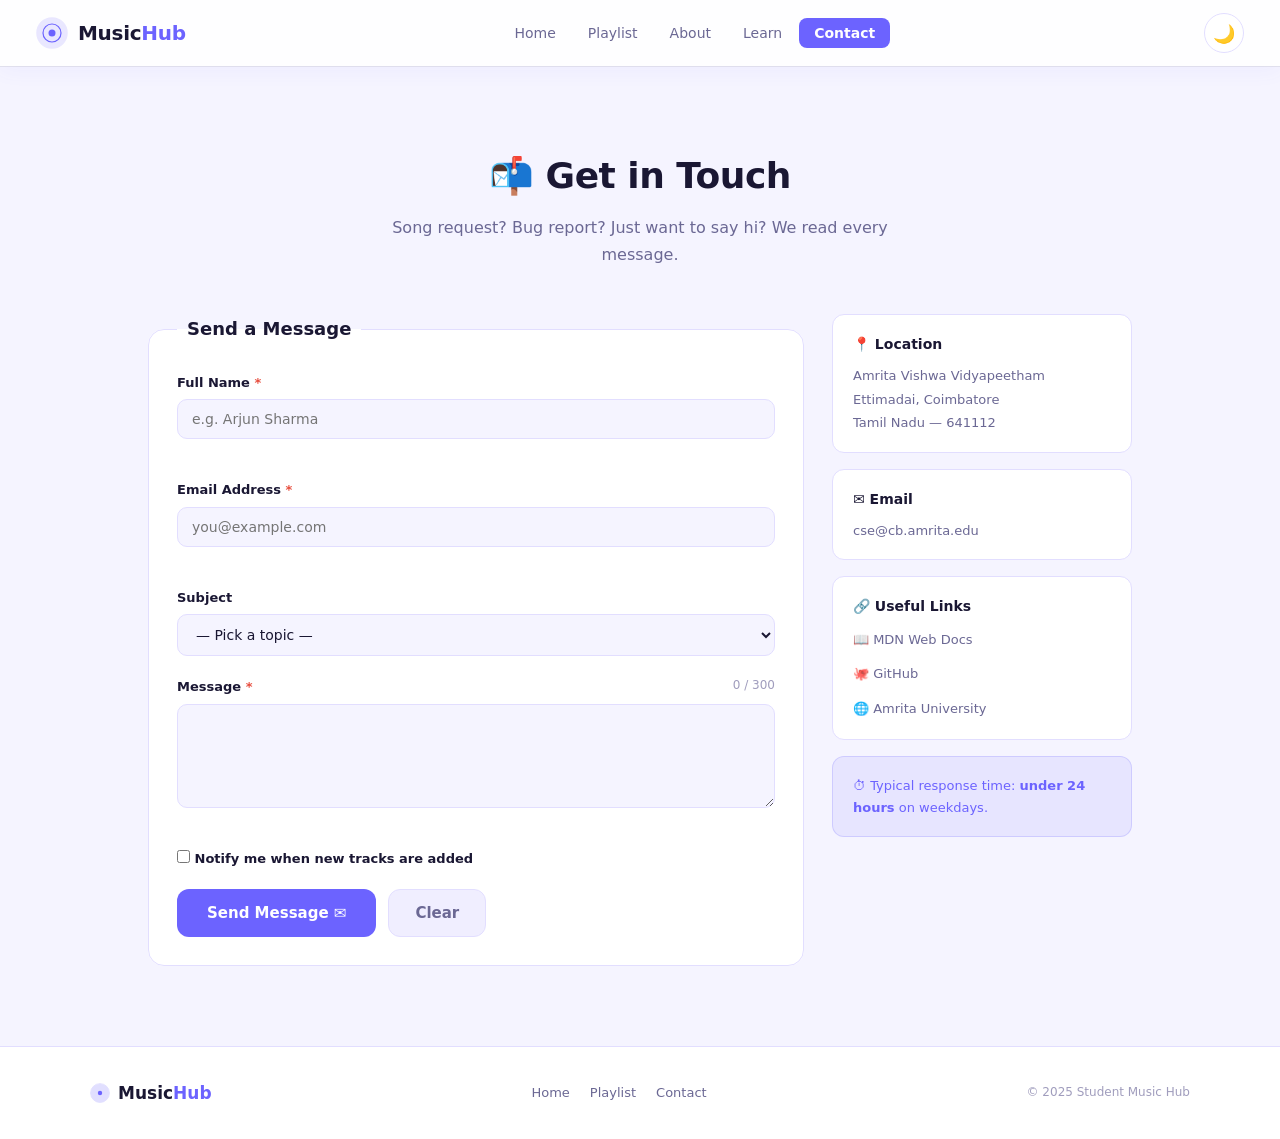
<file: contact.html>
<!DOCTYPE html>
<html lang="en">
<head>
  <meta charset="UTF-8">
  <meta name="viewport" content="width=device-width, initial-scale=1.0">
  <title>Contact — Student Music Hub</title>
  <link rel="stylesheet" href="css/styles.css">
</head>
<body>

  <header class="navbar" id="navbar">
    <div class="nav-logo">
      <svg width="32" height="32" viewBox="0 0 32 32" fill="none">
        <circle cx="16" cy="16" r="15" fill="#6c63ff" opacity="0.15" stroke="#6c63ff" stroke-width="1.5"/>
        <circle cx="16" cy="16" r="9" stroke="#6c63ff" stroke-width="1.2" fill="none"/>
        <circle cx="16" cy="16" r="3.5" fill="#6c63ff"/>
      </svg>
      <span>Music<em>Hub</em></span>
    </div>
    <nav>
      <ul class="nav-links" id="navLinks">
        <li><a href="index.html">Home</a></li>
        <li><a href="playlist.html">Playlist</a></li>
        <li><a href="about.html">About</a></li>
        <li><a href="learn.html">Learn</a></li>
        <li><a href="contact.html" class="active">Contact</a></li>
      </ul>
    </nav>
    <div class="nav-right">
      <button id="themeToggle" class="theme-btn"><span id="themeIcon">🌙</span></button>
      <button class="hamburger" id="hamburger"><span></span><span></span><span></span></button>
    </div>
  </header>

  <main class="page-main">

    <div class="page-hero">
      <h1>📬 Get in Touch</h1>
      <p>Song request? Bug report? Just want to say hi? We read every message.</p>
    </div>

    <div class="contact-layout">

      <!-- FORM -->
      <div class="contact-form-box">
        <form id="contactForm" action="#" method="post" novalidate>
          <fieldset class="form-set">
            <legend>Send a Message</legend>

            <div class="form-group">
              <label for="name">Full Name <span class="req">*</span></label>
              <input type="text" id="name" name="name" placeholder="e.g. Arjun Sharma" autocomplete="name">
              <span class="err" id="nameErr"></span>
            </div>

            <div class="form-group">
              <label for="email">Email Address <span class="req">*</span></label>
              <input type="email" id="email" name="email" placeholder="you@example.com" autocomplete="email">
              <span class="err" id="emailErr"></span>
            </div>

            <div class="form-group">
              <label for="subject">Subject</label>
              <select id="subject" name="subject">
                <option value="">— Pick a topic —</option>
                <optgroup label="Music">
                  <option value="song-req">Song Request</option>
                  <option value="playlist">Playlist Feedback</option>
                </optgroup>
                <optgroup label="Site">
                  <option value="bug">Bug Report</option>
                  <option value="idea">Feature Idea</option>
                </optgroup>
                <option value="other">Other</option>
              </select>
            </div>

            <div class="form-group">
              <label for="message">
                Message <span class="req">*</span>
                <small id="charCount" class="char-count">0 / 300</small>
              </label>
              <textarea
                id="message" name="message"
                rows="5" maxlength="300"
                placeholder="Min 20 characters. Tell us what's on your mind...">
              </textarea>
              <span class="err" id="msgErr"></span>
            </div>

            <div class="form-group">
              <label class="checkbox-wrap">
                <input type="checkbox" name="newsletter" id="newsletter">
                <span>Notify me when new tracks are added</span>
              </label>
            </div>

            <div class="form-actions">
              <button type="submit" class="btn-primary">Send Message ✉️</button>
              <button type="reset"  class="btn-ghost"  id="resetBtn">Clear</button>
            </div>

          </fieldset>
        </form>

        <!-- Success banner, shown by JS after valid submit -->
        <div class="success-banner" id="successBanner">
          ✅ Message sent! We'll get back to you within 24 hours.
        </div>
      </div>

      <!-- CONTACT INFO SIDEBAR -->
      <aside class="contact-sidebar">

        <div class="cs-block">
          <h3>📍 Location</h3>
          <address>
            Amrita Vishwa Vidyapeetham<br>
            Ettimadai, Coimbatore<br>
            Tamil Nadu — 641112
          </address>
        </div>

        <div class="cs-block">
          <h3>✉️ Email</h3>
          <p><a href="mailto:cse@cb.amrita.edu">cse@cb.amrita.edu</a></p>
        </div>

        <div class="cs-block">
          <h3>🔗 Useful Links</h3>
          <ul class="sidebar-links">
            <li><a href="https://developer.mozilla.org" target="_blank" rel="noopener">📖 MDN Web Docs</a></li>
            <li><a href="https://github.com" target="_blank" rel="noopener">🐙 GitHub</a></li>
            <li><a href="https://www.amrita.edu" target="_blank" rel="noopener">🌐 Amrita University</a></li>
          </ul>
        </div>

        <div class="cs-block response-note">
          <p>⏱ Typical response time: <strong>under 24 hours</strong> on weekdays.</p>
        </div>

      </aside>
    </div>
  </main>

  <footer class="footer">
    <div class="footer-inner">
      <div class="footer-brand">
        <svg width="20" height="20" viewBox="0 0 32 32" fill="none">
          <circle cx="16" cy="16" r="15" fill="#6c63ff" opacity="0.2" stroke="#6c63ff" stroke-width="1.5"/>
          <circle cx="16" cy="16" r="3.5" fill="#6c63ff"/>
        </svg>
        <span>Music<em>Hub</em></span>
      </div>
      <nav class="footer-nav">
        <a href="index.html">Home</a>
        <a href="playlist.html">Playlist</a>
        <a href="contact.html">Contact</a>
      </nav>
      <p class="footer-copy">&copy; 2025 Student Music Hub</p>
    </div>
  </footer>

  <script src="js/script.js"></script>
</body>
</html>
</file>
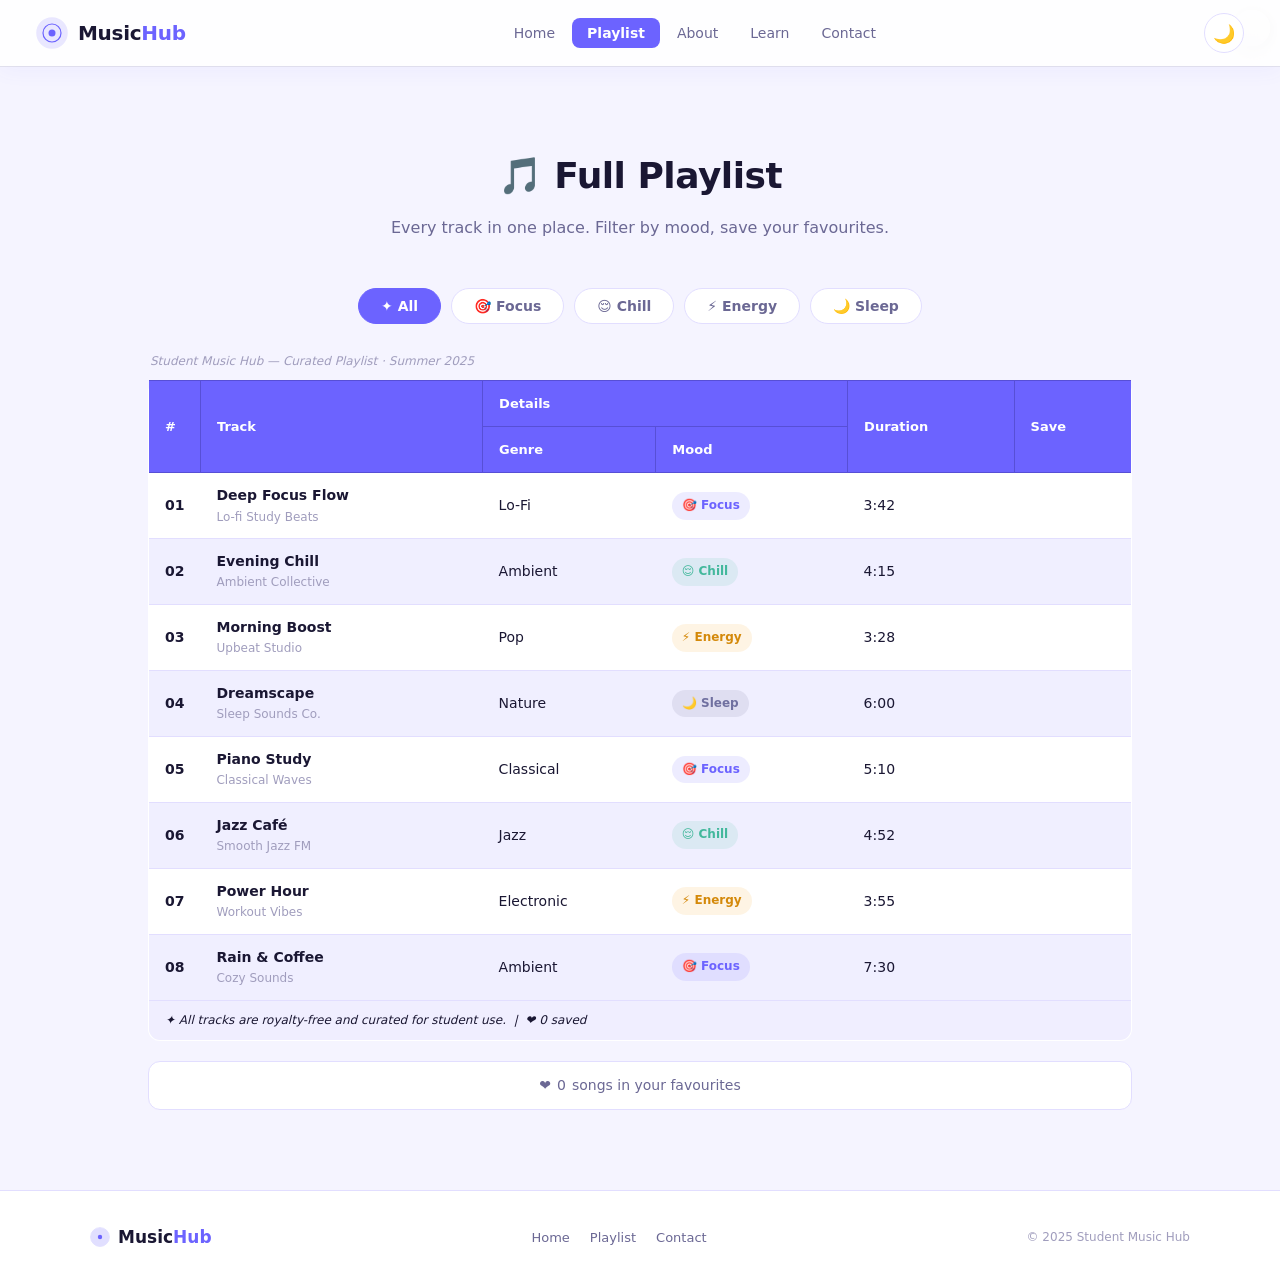
<file: playlist.html>
<!DOCTYPE html>
<html lang="en">
<head>
  <meta charset="UTF-8">
  <meta name="viewport" content="width=device-width, initial-scale=1.0">
  <title>Playlist — Student Music Hub</title>
  <link rel="stylesheet" href="css/styles.css">
</head>
<body>

  <header class="navbar" id="navbar">
    <div class="nav-logo">
      <svg width="32" height="32" viewBox="0 0 32 32" fill="none">
        <circle cx="16" cy="16" r="15" fill="#6c63ff" opacity="0.15" stroke="#6c63ff" stroke-width="1.5"/>
        <circle cx="16" cy="16" r="9" stroke="#6c63ff" stroke-width="1.2" fill="none"/>
        <circle cx="16" cy="16" r="3.5" fill="#6c63ff"/>
      </svg>
      <span>Music<em>Hub</em></span>
    </div>
    <nav>
      <ul class="nav-links" id="navLinks">
        <li><a href="index.html">Home</a></li>
        <li><a href="playlist.html" class="active">Playlist</a></li>
        <li><a href="about.html">About</a></li>
        <li><a href="learn.html">Learn</a></li>
        <li><a href="contact.html">Contact</a></li>
      </ul>
    </nav>
    <div class="nav-right">
      <button id="themeToggle" class="theme-btn"><span id="themeIcon">🌙</span></button>
      <button class="hamburger" id="hamburger"><span></span><span></span><span></span></button>
    </div>
  </header>

  <main class="page-main">

    <div class="page-hero">
      <h1>🎵 Full Playlist</h1>
      <p>Every track in one place. Filter by mood, save your favourites.</p>
    </div>

    <!-- Mood filter -->
    <div class="filter-pills" style="margin-bottom:28px;">
      <button class="pill active" data-mood="all">✦ All</button>
      <button class="pill" data-mood="focus">🎯 Focus</button>
      <button class="pill" data-mood="chill">😌 Chill</button>
      <button class="pill" data-mood="energy">⚡ Energy</button>
      <button class="pill" data-mood="sleep">🌙 Sleep</button>
    </div>

    <!-- COMPLEX TABLE -->
    <div class="table-wrap">
      <table class="playlist-table" id="playlistTable">
        <caption>Student Music Hub — Curated Playlist · Summer 2025</caption>

        <thead>
          <tr>
            <th rowspan="2">#</th>
            <th rowspan="2">Track</th>
            <!-- colspan: "Details" header spans Genre + Mood columns -->
            <th colspan="2">Details</th>
            <th rowspan="2">Duration</th>
            <th rowspan="2">Save</th>
          </tr>
          <tr>
            <!-- These belong under the "Details" colspan above -->
            <th>Genre</th>
            <th>Mood</th>
          </tr>
        </thead>

        <tbody id="playlistBody">
          <tr data-mood="focus">
            <td class="track-num">01</td>
            <td>
              <div class="track-title-cell">
                <strong>Deep Focus Flow</strong>
                <span>Lo-fi Study Beats</span>
              </div>
            </td>
            <td>Lo-Fi</td>
            <td><span class="badge focus-badge">🎯 Focus</span></td>
            <td>3:42</td>
            <td><button class="fav-btn" data-id="1">♡</button></td>
          </tr>
          <tr data-mood="chill">
            <td class="track-num">02</td>
            <td>
              <div class="track-title-cell">
                <strong>Evening Chill</strong>
                <span>Ambient Collective</span>
              </div>
            </td>
            <td>Ambient</td>
            <td><span class="badge chill-badge">😌 Chill</span></td>
            <td>4:15</td>
            <td><button class="fav-btn" data-id="2">♡</button></td>
          </tr>
          <tr data-mood="energy">
            <td class="track-num">03</td>
            <td>
              <div class="track-title-cell">
                <strong>Morning Boost</strong>
                <span>Upbeat Studio</span>
              </div>
            </td>
            <td>Pop</td>
            <td><span class="badge energy-badge">⚡ Energy</span></td>
            <td>3:28</td>
            <td><button class="fav-btn" data-id="3">♡</button></td>
          </tr>
          <tr data-mood="sleep">
            <td class="track-num">04</td>
            <td>
              <div class="track-title-cell">
                <strong>Dreamscape</strong>
                <span>Sleep Sounds Co.</span>
              </div>
            </td>
            <td>Nature</td>
            <td><span class="badge sleep-badge">🌙 Sleep</span></td>
            <td>6:00</td>
            <td><button class="fav-btn" data-id="4">♡</button></td>
          </tr>
          <tr data-mood="focus">
            <td class="track-num">05</td>
            <td>
              <div class="track-title-cell">
                <strong>Piano Study</strong>
                <span>Classical Waves</span>
              </div>
            </td>
            <td>Classical</td>
            <td><span class="badge focus-badge">🎯 Focus</span></td>
            <td>5:10</td>
            <td><button class="fav-btn" data-id="5">♡</button></td>
          </tr>
          <tr data-mood="chill">
            <td class="track-num">06</td>
            <td>
              <div class="track-title-cell">
                <strong>Jazz Café</strong>
                <span>Smooth Jazz FM</span>
              </div>
            </td>
            <td>Jazz</td>
            <td><span class="badge chill-badge">😌 Chill</span></td>
            <td>4:52</td>
            <td><button class="fav-btn" data-id="6">♡</button></td>
          </tr>
          <tr data-mood="energy">
            <td class="track-num">07</td>
            <td>
              <div class="track-title-cell">
                <strong>Power Hour</strong>
                <span>Workout Vibes</span>
              </div>
            </td>
            <td>Electronic</td>
            <td><span class="badge energy-badge">⚡ Energy</span></td>
            <td>3:55</td>
            <td><button class="fav-btn" data-id="7">♡</button></td>
          </tr>
          <tr data-mood="focus">
            <td class="track-num">08</td>
            <td>
              <div class="track-title-cell">
                <strong>Rain &amp; Coffee</strong>
                <span>Cozy Sounds</span>
              </div>
            </td>
            <td>Ambient</td>
            <td><span class="badge focus-badge">🎯 Focus</span></td>
            <td>7:30</td>
            <td><button class="fav-btn" data-id="8">♡</button></td>
          </tr>
        </tbody>

        <tfoot>
          <tr>
            <!-- colspan="6" spans all 6 columns in the footer row -->
            <td colspan="6" class="tfoot-note">
              ✦ All tracks are royalty-free and curated for student use.
              &nbsp;|&nbsp; ❤️ <span id="favCount">0</span> saved
            </td>
          </tr>
        </tfoot>
      </table>
    </div>

    <div class="fav-strip" id="favStrip">
      <span>❤️</span>
      <span id="favCounter">0</span>
      <span>songs in your favourites</span>
    </div>

  </main>

  <footer class="footer">
    <div class="footer-inner">
      <div class="footer-brand">
        <svg width="20" height="20" viewBox="0 0 32 32" fill="none">
          <circle cx="16" cy="16" r="15" fill="#6c63ff" opacity="0.2" stroke="#6c63ff" stroke-width="1.5"/>
          <circle cx="16" cy="16" r="3.5" fill="#6c63ff"/>
        </svg>
        <span>Music<em>Hub</em></span>
      </div>
      <nav class="footer-nav">
        <a href="index.html">Home</a>
        <a href="playlist.html">Playlist</a>
        <a href="contact.html">Contact</a>
      </nav>
      <p class="footer-copy">&copy; 2025 Student Music Hub</p>
    </div>
  </footer>

  <script src="js/script.js"></script>
</body>
</html>
</file>
<file: css/styles.css>
/* ================================================================
   STUDENT MUSIC HUB — css/styles.css
   DARK MODE PSYCHOLOGY:
   - Never pure black: use deep navy (#0d0d1a) — easier on eyes
   - Slightly warm dark tones (#1c1c2e) reduce cold/harsh contrast
   - Text is off-white (#e8e6f0), not white — reduces eye strain
   - Accent colours slightly desaturated in dark mode
   - Card backgrounds step up one level (#1e1e30) not flat black

   CONCEPTS COVERED:
   CSS Variables, Box Model, Flexbox, Grid, Transitions,
   Transforms, @keyframes Animations, Media Queries,
   Backgrounds, Borders, Typography hierarchy
================================================================ */

/* ----------------------------------------------------------------
   CSS CUSTOM PROPERTIES (Variables)
---------------------------------------------------------------- */
:root {
  /* Brand */
  --accent:        #6c63ff;
  --accent-hover:  #574fd6;
  --accent-soft:   rgba(108, 99, 255, 0.1);
  --green:         #43b89c;
  --orange:        #f5a623;
  --red-err:       #e74c3c;

  /* Light mode surfaces */
  --bg:            #f5f4ff;
  --surface:       #ffffff;
  --surface2:      #f0eeff;
  --border:        #e2deff;
  --text:          #1a1733;
  --text-sub:      #6b6894;
  --text-muted:    #a09dbd;

  /* Navbar */
  --nav-bg:        rgba(255, 255, 255, 0.9);
  --nav-shadow:    0 1px 0 rgba(0,0,0,0.07), 0 4px 20px rgba(108,99,255,0.06);

  /* Shadows */
  --shadow-sm:     0 2px 8px rgba(108,99,255,0.08);
  --shadow-md:     0 6px 24px rgba(108,99,255,0.12);
  --shadow-lg:     0 12px 40px rgba(108,99,255,0.18);
}

/* Dark mode: deep navy tones — NOT pitch black */
body.dark {
  --bg:            #0d0d1a;         /* deep navy — not black */
  --surface:       #1c1c2e;         /* card bg — one step lighter */
  --surface2:      #252538;         /* elevated surfaces */
  --border:        #2e2e48;
  --text:          #e8e6f0;         /* off-white — not harsh white */
  --text-sub:      #9f9dc0;
  --text-muted:    #5e5c7a;

  --nav-bg:        rgba(18, 18, 30, 0.96);
  --nav-shadow:    0 1px 0 rgba(255,255,255,0.04), 0 4px 20px rgba(0,0,0,0.4);

  --shadow-sm:     0 2px 8px rgba(0,0,0,0.3);
  --shadow-md:     0 6px 24px rgba(0,0,0,0.4);
  --shadow-lg:     0 12px 40px rgba(0,0,0,0.5);

  --accent-soft:   rgba(108, 99, 255, 0.16);
}

/* ----------------------------------------------------------------
   RESET & BASE
---------------------------------------------------------------- */
*, *::before, *::after {
  margin: 0;
  padding: 0;
  box-sizing: border-box;
}

html { scroll-behavior: smooth; }

body {
  font-family: 'Segoe UI', system-ui, sans-serif;
  background-color: var(--bg);
  color: var(--text);
  line-height: 1.65;
  transition: background-color 0.35s ease, color 0.35s ease;
  -webkit-font-smoothing: antialiased;
}

a { text-decoration: none; color: inherit; }
ul, ol { list-style: none; }
img { display: block; max-width: 100%; }
button { font-family: inherit; cursor: pointer; }

/* ----------------------------------------------------------------
   NAVBAR
   Sticky + backdrop blur for modern glass effect
---------------------------------------------------------------- */
.navbar {
  position: sticky;
  top: 0;
  z-index: 200;
  display: flex;
  align-items: center;
  justify-content: space-between;
  padding: 0 36px;
  height: 66px;
  background: var(--nav-bg);
  backdrop-filter: blur(14px);
  -webkit-backdrop-filter: blur(14px);
  box-shadow: var(--nav-shadow);
  transition: background 0.35s, box-shadow 0.35s;
}

.nav-logo {
  display: flex;
  align-items: center;
  gap: 10px;
  font-size: 20px;
  font-weight: 800;
  color: var(--text);
  letter-spacing: -0.3px;
}

.nav-logo em {
  font-style: normal;
  color: var(--accent);
}

.nav-links {
  display: flex;
  align-items: center;
  gap: 2px;
}

.nav-links a {
  padding: 7px 15px;
  border-radius: 8px;
  font-size: 14px;
  font-weight: 500;
  color: var(--text-sub);
  transition: background 0.18s, color 0.18s;
}

.nav-links a:hover { background: var(--accent-soft); color: var(--accent); }
.nav-links a.active {
  background: var(--accent);
  color: #fff;
  font-weight: 600;
}

.nav-right { display: flex; align-items: center; gap: 8px; }

.theme-btn {
  width: 40px; height: 40px;
  border-radius: 50%;
  border: 1.5px solid var(--border);
  background: var(--surface);
  font-size: 18px;
  display: flex; align-items: center; justify-content: center;
  transition: border-color 0.2s, transform 0.3s, background 0.2s;
}

.theme-btn:hover {
  border-color: var(--accent);
  transform: rotate(25deg);
}

/* Hamburger: three lines */
.hamburger {
  display: none;
  flex-direction: column;
  justify-content: center;
  gap: 5px;
  width: 40px; height: 40px;
  border: 1.5px solid var(--border);
  border-radius: 8px;
  background: var(--surface);
  padding: 8px 10px;
}

.hamburger span {
  display: block;
  height: 2px;
  background: var(--text);
  border-radius: 2px;
  transition: background 0.2s;
}

.hamburger:hover span { background: var(--accent); }

/* ----------------------------------------------------------------
   HERO
---------------------------------------------------------------- */
.hero {
  position: relative;
  display: flex;
  align-items: center;
  justify-content: space-between;
  gap: 48px;
  padding: 80px 80px 80px 80px;
  overflow: hidden;
  background: linear-gradient(135deg, #6c63ff 0%, #a29bfe 60%, #c7c2ff 100%);
  min-height: 540px;
}

body.dark .hero {
  background: linear-gradient(135deg, #1f1c4e 0%, #2d2b6b 60%, #3a3880 100%);
}

/* Decorative blurred circles */
.hero-bg-circles { position: absolute; inset: 0; pointer-events: none; }

.circle {
  position: absolute;
  border-radius: 50%;
  filter: blur(60px);
  opacity: 0.35;
}

.c1 { width: 320px; height: 320px; background: #a29bfe; top: -80px; right: 100px; }
.c2 { width: 200px; height: 200px; background: #ffd700; bottom: -40px; right: 260px; }
.c3 { width: 150px; height: 150px; background: #fff;    top: 60px;   right: 40px; }

.hero-content {
  position: relative;
  z-index: 2;
  max-width: 540px;
  color: #fff;
}

.hero-eyebrow {
  display: inline-block;
  background: rgba(255,255,255,0.18);
  backdrop-filter: blur(8px);
  border: 1px solid rgba(255,255,255,0.3);
  color: #fff;
  font-size: 13px;
  font-weight: 600;
  letter-spacing: 0.5px;
  padding: 5px 14px;
  border-radius: 20px;
  margin-bottom: 18px;
}

.hero-content h1 {
  font-size: 50px;
  font-weight: 800;
  line-height: 1.08;
  margin-bottom: 18px;
  letter-spacing: -1px;
}

/* CSS Transform: gradient text using background-clip */
.gradient-text {
  background: linear-gradient(135deg, #ffd700, #fff);
  -webkit-background-clip: text;
  -webkit-text-fill-color: transparent;
  background-clip: text;
}

.hero-content p {
  font-size: 17px;
  color: rgba(255,255,255,0.85);
  line-height: 1.7;
  margin-bottom: 30px;
}

.hero-btns { display: flex; gap: 14px; margin-bottom: 36px; flex-wrap: wrap; }

.hero-stats {
  display: flex;
  align-items: center;
  gap: 20px;
}

.stat { display: flex; flex-direction: column; }
.stat strong { font-size: 22px; font-weight: 800; color: #ffd700; }
.stat span   { font-size: 12px; color: rgba(255,255,255,0.7); }
.stat-divider { width: 1px; height: 32px; background: rgba(255,255,255,0.25); }

/* Canvas visual */
.hero-visual {
  position: relative;
  z-index: 2;
  flex-shrink: 0;
  background: rgba(255,255,255,0.1);
  backdrop-filter: blur(12px);
  border: 1px solid rgba(255,255,255,0.2);
  border-radius: 20px;
  padding: 16px;
}

#waveCanvas { display: block; border-radius: 12px; }

/* ----------------------------------------------------------------
   BUTTONS
---------------------------------------------------------------- */
.btn-primary {
  display: inline-flex;
  align-items: center;
  background: #fff;
  color: var(--accent);
  font-weight: 700;
  font-size: 15px;
  padding: 13px 28px;
  border-radius: 12px;
  border: 2px solid transparent;
  transition: transform 0.2s, box-shadow 0.2s, background 0.2s;
}

.btn-primary:hover {
  transform: translateY(-2px);
  box-shadow: 0 8px 24px rgba(0,0,0,0.2);
}

/* When btn-primary is used outside hero it inverts */
.page-main .btn-primary,
.contact-layout .btn-primary {
  background: var(--accent);
  color: #fff;
}

.page-main .btn-primary:hover { background: var(--accent-hover); }

.btn-ghost {
  display: inline-flex;
  align-items: center;
  background: rgba(255,255,255,0.15);
  color: #fff;
  font-weight: 600;
  font-size: 15px;
  padding: 13px 26px;
  border-radius: 12px;
  border: 1.5px solid rgba(255,255,255,0.35);
  backdrop-filter: blur(4px);
  transition: background 0.2s, transform 0.2s;
}

.btn-ghost:hover { background: rgba(255,255,255,0.25); transform: translateY(-2px); }

/* Ghost variant for forms (dark text context) */
.page-main .btn-ghost,
.contact-layout .btn-ghost {
  background: var(--surface2);
  color: var(--text-sub);
  border-color: var(--border);
}

.page-main .btn-ghost:hover { background: var(--border); }

/* ----------------------------------------------------------------
   SECTION HEADER (reusable)
---------------------------------------------------------------- */
.section-header {
  text-align: center;
  margin-bottom: 28px;
}

.section-title {
  font-size: 28px;
  font-weight: 800;
  color: var(--text);
  letter-spacing: -0.5px;
  margin-bottom: 6px;
}

.section-sub {
  font-size: 15px;
  color: var(--text-sub);
}

/* Accent underline on section titles */
.section-title::after {
  content: "";
  display: block;
  width: 40px;
  height: 3px;
  background: var(--accent);
  border-radius: 2px;
  margin: 8px auto 0;
}

.section-header .section-title::after { margin: 8px auto 0; }

/* ----------------------------------------------------------------
   MOOD FILTER
---------------------------------------------------------------- */
.filter-section {
  padding: 52px 60px 16px;
}

.filter-pills {
  display: flex;
  gap: 10px;
  justify-content: center;
  flex-wrap: wrap;
  padding: 0 40px;
}

.pill {
  padding: 9px 22px;
  border: 1.5px solid var(--border);
  background: var(--surface);
  color: var(--text-sub);
  border-radius: 24px;
  font-size: 14px;
  font-weight: 600;
  /* CSS Transition */
  transition: background 0.2s, color 0.2s, border-color 0.2s, transform 0.15s;
}

.pill:hover {
  border-color: var(--accent);
  color: var(--accent);
  /* CSS Transform */
  transform: translateY(-2px);
}

.pill.active {
  background: var(--accent);
  border-color: var(--accent);
  color: #fff;
}

/* ----------------------------------------------------------------
   MUSIC CARDS — CSS Grid
---------------------------------------------------------------- */
.cards-section { padding: 24px 60px 48px; }

.cards-grid {
  display: grid;
  grid-template-columns: repeat(3, 1fr);
  gap: 22px;
  margin-bottom: 24px;
}

/* CSS Animation: cards fade up on load */
@keyframes fadeUp {
  from { opacity: 0; transform: translateY(28px); }
  to   { opacity: 1; transform: translateY(0); }
}

.music-card {
  background: var(--surface);
  border: 1px solid var(--border);
  border-radius: 16px;
  overflow: hidden;
  animation: fadeUp 0.5s ease both;
  transition: transform 0.25s ease, box-shadow 0.25s ease, border-color 0.25s;
}

/* Stagger animation delay */
.music-card:nth-child(1) { animation-delay: 0.04s; }
.music-card:nth-child(2) { animation-delay: 0.08s; }
.music-card:nth-child(3) { animation-delay: 0.12s; }
.music-card:nth-child(4) { animation-delay: 0.16s; }
.music-card:nth-child(5) { animation-delay: 0.20s; }
.music-card:nth-child(6) { animation-delay: 0.24s; }

.music-card:hover {
  transform: translateY(-6px);
  box-shadow: var(--shadow-lg);
  border-color: var(--accent);
}

.card-img-wrap {
  position: relative;
  overflow: hidden;
}

.card-img-wrap img {
  width: 100%;
  height: 192px;
  object-fit: cover;
  /* CSS Transform on image zoom */
  transition: transform 0.45s ease;
}

.music-card:hover .card-img-wrap img {
  transform: scale(1.07);
}

/* Fav button */
.fav-btn {
  position: absolute;
  top: 10px; right: 10px;
  width: 36px; height: 36px;
  border-radius: 50%;
  border: none;
  background: rgba(255,255,255,0.92);
  color: #bbb;
  font-size: 18px;
  display: flex; align-items: center; justify-content: center;
  box-shadow: 0 2px 8px rgba(0,0,0,0.12);
  transition: transform 0.2s, color 0.2s, background 0.2s;
}

body.dark .fav-btn { background: rgba(30,30,50,0.92); color: #666; }

.fav-btn:hover    { transform: scale(1.15); color: #e74c3c; }
.fav-btn.active   { color: #e74c3c; background: rgba(231,76,60,0.1); }

/* Mood pills on cards */
.mood-pill {
  position: absolute;
  bottom: 10px; left: 10px;
  font-size: 11px;
  font-weight: 600;
  padding: 4px 10px;
  border-radius: 14px;
  backdrop-filter: blur(6px);
}

.focus-pill  { background: rgba(108,99,255,0.85);  color: #fff; }
.chill-pill  { background: rgba(67,184,156,0.85);   color: #fff; }
.energy-pill { background: rgba(245,166,35,0.85);   color: #fff; }
.sleep-pill  { background: rgba(90,90,130,0.85);    color: #fff; }

.card-body { padding: 16px 18px; }

.card-meta {
  font-size: 11px;
  font-weight: 600;
  text-transform: uppercase;
  letter-spacing: 0.8px;
  color: var(--accent);
  margin-bottom: 5px;
}

.card-body h3 {
  font-size: 16px;
  font-weight: 700;
  color: var(--text);
  margin-bottom: 5px;
}

.card-body p {
  font-size: 13px;
  color: var(--text-sub);
  margin-bottom: 12px;
  line-height: 1.5;
}

.card-audio { width: 100%; height: 30px; accent-color: var(--accent); display: block; }

/* Hidden by filter */
.music-card.hidden { display: none; }

/* Favourite strip */
.fav-strip {
  display: flex;
  align-items: center;
  justify-content: center;
  gap: 6px;
  font-size: 14px;
  color: var(--text-sub);
  padding: 12px;
  background: var(--surface);
  border: 1px solid var(--border);
  border-radius: 12px;
}

.fav-strip-hint {
  font-size: 12px;
  color: var(--text-muted);
  margin-left: 8px;
}

/* ----------------------------------------------------------------
   VIDEO SECTION
---------------------------------------------------------------- */
.video-section {
  padding: 52px 60px;
  background: var(--surface2);
  border-top: 1px solid var(--border);
  border-bottom: 1px solid var(--border);
  text-align: center;
}

.video-frame {
  position: relative;
  max-width: 760px;
  margin: 0 auto;
  border-radius: 16px;
  overflow: hidden;
  box-shadow: var(--shadow-lg);
  aspect-ratio: 16 / 9;
}

.video-frame iframe {
  width: 100%;
  height: 100%;
  display: block;
  border: 0;
}

/* ----------------------------------------------------------------
   FOOTER
---------------------------------------------------------------- */
.footer {
  background: var(--surface);
  border-top: 1px solid var(--border);
  padding: 32px 36px;
}

.footer-inner {
  max-width: 1100px;
  margin: 0 auto;
  display: flex;
  align-items: center;
  justify-content: space-between;
  flex-wrap: wrap;
  gap: 16px;
}

.footer-brand {
  display: flex;
  align-items: center;
  gap: 8px;
  font-size: 17px;
  font-weight: 800;
  color: var(--text);
}

.footer-brand em { font-style: normal; color: var(--accent); }

.footer-nav { display: flex; gap: 20px; }

.footer-nav a {
  font-size: 13px;
  color: var(--text-sub);
  transition: color 0.2s;
}

.footer-nav a:hover { color: var(--accent); }

.footer-copy { font-size: 12px; color: var(--text-muted); }

/* ----------------------------------------------------------------
   PAGE MAIN (inner pages)
---------------------------------------------------------------- */
.page-main {
  max-width: 1040px;
  margin: 0 auto;
  padding: 40px 28px 80px;
}

.page-hero {
  text-align: center;
  padding: 40px 20px 36px;
  margin-bottom: 10px;
}

.page-hero h1 {
  font-size: 36px;
  font-weight: 800;
  color: var(--text);
  margin-bottom: 10px;
  letter-spacing: -0.5px;
}

.page-hero p {
  font-size: 16px;
  color: var(--text-sub);
  max-width: 560px;
  margin: 0 auto;
}

/* ----------------------------------------------------------------
   TABLE (shared by playlist + learn)
---------------------------------------------------------------- */
.table-wrap { overflow-x: auto; margin-bottom: 20px; }

.playlist-table {
  width: 100%;
  border-collapse: collapse;
  font-size: 14px;
  background: var(--surface);
  border: 1px solid var(--border);
  border-radius: 12px;
  overflow: hidden;
}

.playlist-table caption {
  caption-side: top;
  text-align: left;
  font-size: 12px;
  font-style: italic;
  color: var(--text-muted);
  padding: 0 0 8px 2px;
}

.playlist-table th {
  background: var(--accent);
  color: #fff;
  padding: 12px 16px;
  text-align: left;
  font-size: 13px;
  font-weight: 600;
  border: 1px solid var(--accent-hover);
}

.playlist-table td {
  padding: 11px 16px;
  border-bottom: 1px solid var(--border);
  color: var(--text);
  vertical-align: middle;
}

.playlist-table tbody tr:nth-child(even) { background: var(--accent-soft); }
.playlist-table tbody tr:hover           { background: var(--surface2); cursor: pointer; }

.tfoot-note {
  font-size: 12px;
  font-style: italic;
  color: var(--text-muted);
  padding: 10px 16px !important;
  background: var(--surface2) !important;
}

/* Track cell in table */
.track-num { color: var(--text-muted); font-weight: 600; width: 40px; }
.track-title-cell { display: flex; flex-direction: column; }
.track-title-cell strong { color: var(--text); font-size: 14px; }
.track-title-cell span   { font-size: 12px; color: var(--text-muted); }

/* Badges */
.badge { display: inline-block; padding: 4px 10px; border-radius: 20px; font-size: 12px; font-weight: 600; }
.focus-badge  { background: rgba(108,99,255,0.12); color: #6c63ff; }
.chill-badge  { background: rgba(67,184,156,0.12);  color: #43b89c; }
.energy-badge { background: rgba(245,166,35,0.12);  color: #d4890a; }
.sleep-badge  { background: rgba(100,100,140,0.12); color: #7070a0; }

/* ----------------------------------------------------------------
   ABOUT PAGE
---------------------------------------------------------------- */
.about-story {
  display: flex;
  gap: 48px;
  align-items: center;
  margin-bottom: 56px;
  padding: 36px;
  background: var(--surface);
  border: 1px solid var(--border);
  border-radius: 20px;
}

.story-img {
  position: relative;
  flex-shrink: 0;
  width: 44%;
}

.story-img img {
  width: 100%;
  height: 300px;
  object-fit: cover;
  border-radius: 14px;
}

.story-deco {
  position: absolute;
  top: -20px; right: -20px;
  width: 160px; height: 160px;
  pointer-events: none;
}

.story-text { flex: 1; }

.eyebrow {
  display: inline-block;
  background: var(--accent-soft);
  color: var(--accent);
  font-size: 12px;
  font-weight: 700;
  letter-spacing: 1px;
  text-transform: uppercase;
  padding: 4px 12px;
  border-radius: 20px;
  margin-bottom: 12px;
}

.story-text h2 {
  font-size: 28px;
  font-weight: 800;
  color: var(--text);
  margin-bottom: 14px;
  letter-spacing: -0.4px;
}

.story-text p {
  font-size: 15px;
  color: var(--text-sub);
  line-height: 1.75;
  margin-bottom: 12px;
}

/* Values */
.values-section { margin-bottom: 56px; }

.values-grid {
  display: grid;
  grid-template-columns: repeat(3, 1fr);
  gap: 20px;
}

.value-card {
  background: var(--surface);
  border: 1px solid var(--border);
  border-radius: 16px;
  padding: 28px 24px;
  text-align: center;
  transition: transform 0.22s, box-shadow 0.22s;
}

.value-card:hover {
  transform: translateY(-5px);
  box-shadow: var(--shadow-md);
}

.value-icon { margin: 0 auto 16px; display: flex; justify-content: center; }

.value-card h3 { font-size: 16px; font-weight: 700; color: var(--text); margin-bottom: 8px; }
.value-card p  { font-size: 13px; color: var(--text-sub); line-height: 1.65; }

/* Team */
.team-section { margin-bottom: 48px; }

.team-card {
  display: flex;
  gap: 32px;
  align-items: center;
  background: var(--surface);
  border: 1px solid var(--border);
  border-radius: 20px;
  padding: 32px;
}

.team-photo {
  width: 140px;
  height: 140px;
  border-radius: 50%;
  object-fit: cover;
  border: 3px solid var(--accent);
  flex-shrink: 0;
}

.team-info h3 { font-size: 20px; font-weight: 700; color: var(--text); margin-bottom: 4px; }
.team-role    { font-size: 13px; color: var(--accent); margin-bottom: 12px; font-weight: 600; }
.team-info p  { font-size: 14px; color: var(--text-sub); line-height: 1.7; margin-bottom: 8px; }

.team-links { display: flex; gap: 12px; margin-top: 16px; }

.team-link {
  display: inline-block;
  padding: 8px 18px;
  border: 1.5px solid var(--border);
  border-radius: 8px;
  font-size: 13px;
  font-weight: 600;
  color: var(--text-sub);
  transition: border-color 0.2s, color 0.2s, background 0.2s;
}

.team-link:hover { border-color: var(--accent); color: var(--accent); background: var(--accent-soft); }

/* Numbers row */
.numbers-row {
  display: grid;
  grid-template-columns: repeat(4, 1fr);
  gap: 16px;
}

.number-box {
  text-align: center;
  padding: 28px 16px;
  background: var(--surface);
  border: 1px solid var(--border);
  border-radius: 14px;
}

.number-box strong {
  display: block;
  font-size: 34px;
  font-weight: 800;
  color: var(--accent);
  line-height: 1;
  margin-bottom: 6px;
}

.number-box span { font-size: 13px; color: var(--text-sub); }

/* ----------------------------------------------------------------
   LEARN PAGE
---------------------------------------------------------------- */
.learn-cards-row {
  display: grid;
  grid-template-columns: repeat(3, 1fr);
  gap: 18px;
  margin-bottom: 40px;
}

.learn-info-card {
  background: var(--surface);
  border: 1px solid var(--border);
  border-radius: 14px;
  padding: 24px 22px;
  transition: transform 0.2s, box-shadow 0.2s;
}

.learn-info-card:hover { transform: translateY(-4px); box-shadow: var(--shadow-md); }

.lic-icon { font-size: 28px; margin-bottom: 10px; }
.learn-info-card h3 { font-size: 16px; font-weight: 700; color: var(--text); margin-bottom: 8px; }
.learn-info-card p  { font-size: 13px; color: var(--text-sub); line-height: 1.65; }

.learn-block { margin-bottom: 40px; }

.learn-h2 {
  font-size: 22px;
  font-weight: 800;
  color: var(--text);
  margin-bottom: 18px;
  padding-left: 14px;
  border-left: 4px solid var(--accent);
}

.tips-layout {
  display: grid;
  grid-template-columns: 1fr 1fr;
  gap: 28px;
}

.tips-ol {
  list-style: decimal;
  list-style-position: inside;
  display: flex;
  flex-direction: column;
  gap: 14px;
}

.tips-ol li { color: var(--text); font-weight: 600; font-size: 15px; }
.tips-ol li p { font-size: 13px; color: var(--text-sub); font-weight: 400; margin-top: 3px; padding-left: 18px; }

.tips-aside h3 { font-size: 15px; font-weight: 700; color: var(--text); margin-bottom: 10px; }

.avoid-list, .work-list {
  list-style: none;
  display: flex;
  flex-direction: column;
  gap: 8px;
}

.avoid-list li, .work-list li { font-size: 13px; color: var(--text-sub); }

.nested-list {
  list-style: disc;
  list-style-position: inside;
  padding-left: 18px;
  margin-top: 4px;
}

.nested-list li { font-size: 12px; color: var(--text-muted); }

.audio-showcase {
  display: flex;
  gap: 28px;
  align-items: center;
  background: var(--surface);
  border: 1px solid var(--border);
  border-radius: 16px;
  overflow: hidden;
  padding: 0;
}

.audio-thumb {
  width: 260px;
  height: 180px;
  object-fit: cover;
  flex-shrink: 0;
}

.audio-showcase-info { padding: 24px; flex: 1; }
.audio-showcase-info h3 { font-size: 18px; font-weight: 700; color: var(--text); margin-bottom: 6px; }
.audio-showcase-info p  { font-size: 14px; color: var(--text-sub); line-height: 1.65; }

/* ----------------------------------------------------------------
   CONTACT PAGE
---------------------------------------------------------------- */
.contact-layout {
  display: grid;
  grid-template-columns: 1fr 300px;
  gap: 28px;
  align-items: flex-start;
}

.form-set {
  border: 1px solid var(--border);
  border-radius: 16px;
  padding: 28px;
  background: var(--surface);
}

.form-set legend {
  font-size: 18px;
  font-weight: 800;
  color: var(--text);
  padding: 0 10px;
}

.form-group { margin-bottom: 20px; }

.form-group label {
  display: block;
  font-size: 13px;
  font-weight: 600;
  color: var(--text);
  margin-bottom: 6px;
}

.req { color: var(--red-err); }

.form-group input[type="text"],
.form-group input[type="email"],
.form-group select,
.form-group textarea {
  display: block;
  width: 100%;
  padding: 11px 14px;
  border: 1.5px solid var(--border);
  border-radius: 10px;
  font-size: 14px;
  font-family: inherit;
  background: var(--bg);
  color: var(--text);
  outline: none;
  transition: border-color 0.2s, box-shadow 0.2s;
}

.form-group input:focus,
.form-group select:focus,
.form-group textarea:focus {
  border-color: var(--accent);
  box-shadow: 0 0 0 3px rgba(108,99,255,0.12);
}

/* Error state */
.form-group input.error,
.form-group textarea.error { border-color: var(--red-err); }

.err { display: block; font-size: 12px; color: var(--red-err); margin-top: 4px; min-height: 16px; }

.char-count { float: right; font-weight: 400; font-size: 12px; color: var(--text-muted); }

.checkbox-wrap {
  display: flex;
  align-items: center;
  gap: 8px;
  font-size: 14px;
  color: var(--text-sub);
  cursor: pointer;
}

.form-actions { display: flex; gap: 12px; margin-top: 4px; }

/* Success banner */
.success-banner {
  display: none;
  margin-top: 16px;
  padding: 16px 20px;
  background: rgba(67,184,156,0.12);
  border: 1px solid rgba(67,184,156,0.3);
  color: #2e8b6f;
  border-radius: 10px;
  font-weight: 600;
  font-size: 14px;
  animation: fadeUp 0.4s ease;
}

body.dark .success-banner { color: #5ecba7; }

/* Contact sidebar */
.contact-sidebar { display: flex; flex-direction: column; gap: 16px; }

.cs-block {
  background: var(--surface);
  border: 1px solid var(--border);
  border-radius: 12px;
  padding: 18px 20px;
}

.cs-block h3 { font-size: 14px; font-weight: 700; color: var(--text); margin-bottom: 8px; }

.cs-block address {
  font-style: normal;
  font-size: 13px;
  color: var(--text-sub);
  line-height: 1.8;
}

.cs-block p, .cs-block a { font-size: 13px; color: var(--text-sub); }
.cs-block a:hover { color: var(--accent); }

.sidebar-links { display: flex; flex-direction: column; gap: 8px; }
.sidebar-links a { font-size: 13px; color: var(--text-sub); transition: color 0.2s; }
.sidebar-links a:hover { color: var(--accent); }

.response-note { background: var(--accent-soft); border-color: rgba(108,99,255,0.2); }
.response-note p { font-size: 13px; color: var(--accent); }

/* ----------------------------------------------------------------
   MEDIA QUERIES — Responsive Design
---------------------------------------------------------------- */

/* Tablet: ≤ 920px */
@media (max-width: 920px) {
  .hero          { padding: 60px 36px; flex-direction: column; text-align: center; min-height: auto; }
  .hero-content  { max-width: 100%; }
  .hero-btns     { justify-content: center; }
  .hero-stats    { justify-content: center; }
  .hero-visual   { display: none; }
  .hero-content h1 { font-size: 36px; }

  .cards-grid    { grid-template-columns: repeat(2, 1fr); }
  .values-grid   { grid-template-columns: repeat(2, 1fr); }
  .about-story   { flex-direction: column; }
  .story-img     { width: 100%; }
  .story-img img { height: 240px; }
  .numbers-row   { grid-template-columns: repeat(2, 1fr); }
  .learn-cards-row { grid-template-columns: repeat(2, 1fr); }
  .tips-layout   { grid-template-columns: 1fr; }
  .contact-layout { grid-template-columns: 1fr; }
  .audio-showcase { flex-direction: column; }
  .audio-thumb   { width: 100%; height: 200px; }

  .filter-section, .cards-section, .video-section { padding-left: 28px; padding-right: 28px; }
}

/* Mobile: ≤ 600px */
@media (max-width: 600px) {
  .hamburger  { display: flex; }

  .nav-links {
    display: none;
    position: absolute;
    top: 66px; left: 0; right: 0;
    background: var(--nav-bg);
    flex-direction: column;
    padding: 12px 20px 20px;
    box-shadow: 0 8px 24px rgba(0,0,0,0.12);
    border-top: 1px solid var(--border);
    backdrop-filter: blur(14px);
  }

  .nav-links.open { display: flex; }
  .navbar { padding: 0 18px; }

  .hero-content h1 { font-size: 28px; }
  .hero { padding: 48px 24px 40px; }

  .cards-grid      { grid-template-columns: 1fr; }
  .values-grid     { grid-template-columns: 1fr; }
  .numbers-row     { grid-template-columns: repeat(2, 1fr); }
  .learn-cards-row { grid-template-columns: 1fr; }
  .team-card       { flex-direction: column; text-align: center; }
  .team-links      { justify-content: center; }

  .filter-section, .cards-section, .video-section { padding-left: 16px; padding-right: 16px; }

  .footer-inner { flex-direction: column; text-align: center; }
  .footer-nav   { justify-content: center; }
}
</file>
